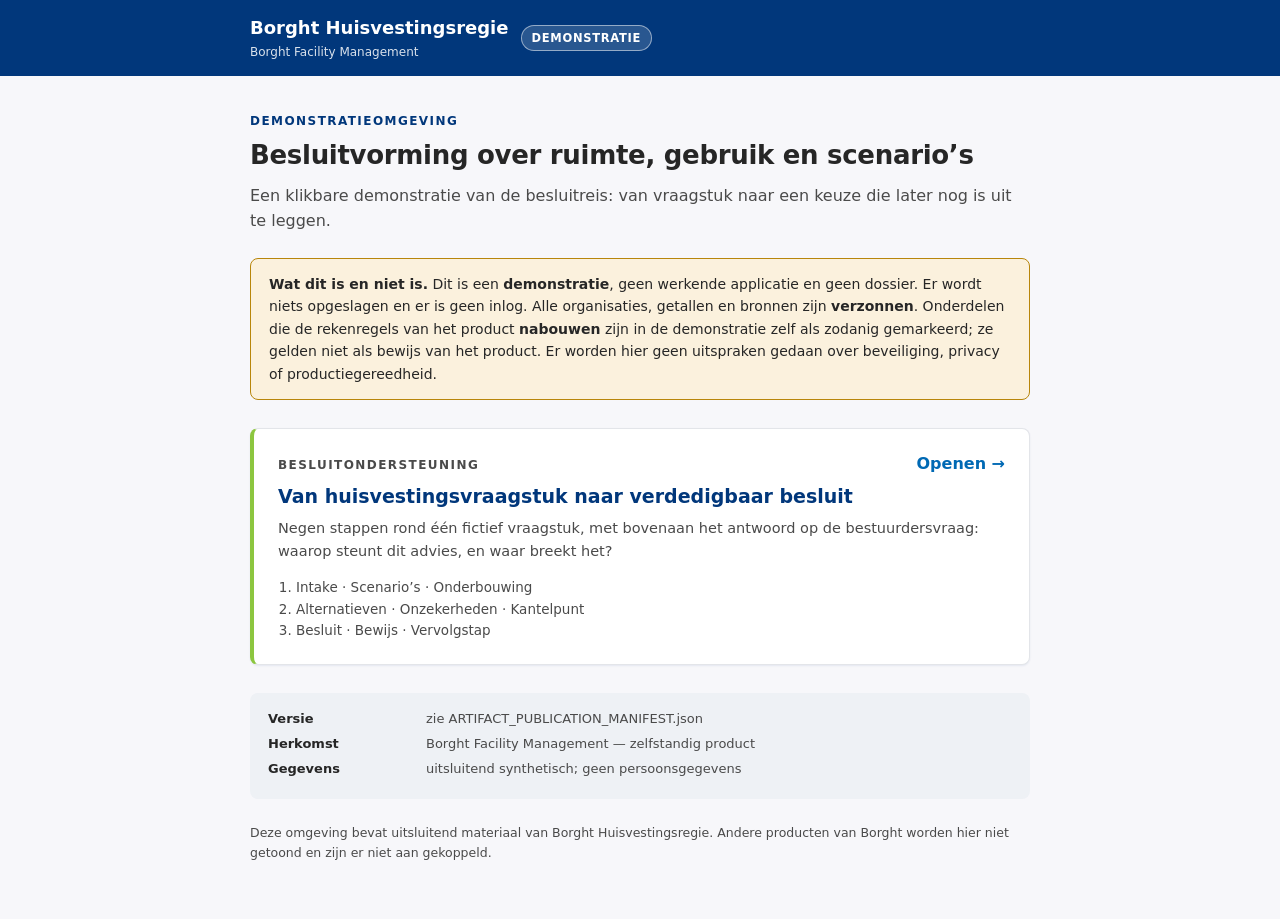
<file: index.html>
<!DOCTYPE html>
<html lang="nl">
<head>
<meta charset="UTF-8">
<meta name="viewport" content="width=device-width, initial-scale=1.0">
<meta name="color-scheme" content="light">
<meta name="robots" content="noindex, nofollow">
<meta name="description" content="Klikbare demonstratie van Borght Huisvestingsregie: besluitvorming over ruimte, gebruik en scenario's. Synthetische data.">
<title>Borght Huisvestingsregie — demonstratie</title>
<style>
  /* Tokens uit src/styles/borght-tokens.css van Borght Huisvestingsregie (ADR-004). */
  :root{
    --navy:#01377B; --blue:#0069B4; --green:#8CC63F; --magenta:#E5088D;
    --ink:#262626; --surface:#F7F7FA; --white:#FFFFFF;
    --g700:#4A4A4A; --g400:#9AA0A6; --g200:#E3E5E9; --grey-bg:#EEF1F5;
    --warning:#B8860B; --warning-bg:#FBF1DD;
    --font:Calibri,"Segoe UI",system-ui,-apple-system,Arial,sans-serif;
    --track-caps:.12em; --radius-md:8px; --radius-pill:999px;
    --shadow-1:0 1px 2px rgba(1,55,123,.08); --shadow-2:0 4px 12px rgba(1,55,123,.10);
  }
  *{box-sizing:border-box;}
  html{color-scheme:light;}
  body{margin:0;font-family:var(--font);font-size:16px;line-height:1.6;color:var(--ink);background:var(--surface);-webkit-font-smoothing:antialiased;}
  h1,h2{margin:0;text-wrap:balance;} p{margin:0;}
  .bar{background:var(--navy);color:#fff;padding:14px 0;}
  .wrap{max-width:820px;margin:0 auto;padding:0 20px;}
  .bar .wrap{display:flex;align-items:center;gap:12px;flex-wrap:wrap;}
  .merk{font-size:18px;font-weight:600;}
  .merk small{display:block;font-size:12px;font-weight:400;opacity:.85;}
  .chip{font-size:11.5px;font-weight:600;text-transform:uppercase;letter-spacing:.06em;
    border-radius:var(--radius-pill);padding:3px 10px;background:rgba(255,255,255,.16);
    border:1px solid rgba(255,255,255,.5);color:#fff;}
  main{padding:36px 0 56px;}
  .eyebrow{font-size:12px;font-weight:600;text-transform:uppercase;letter-spacing:var(--track-caps);color:var(--navy);}
  h1{font-size:26px;font-weight:600;letter-spacing:-.3px;margin:4px 0 6px;}
  .sub{color:var(--g700);margin-bottom:24px;}
  .warn{background:var(--warning-bg);border:1px solid var(--warning);border-radius:var(--radius-md);
    padding:14px 18px;font-size:14px;margin-bottom:28px;}
  .warn b{font-weight:600;}
  .kaart{display:block;text-decoration:none;color:inherit;background:var(--white);
    border:1px solid var(--g200);border-left:4px solid var(--green);border-radius:var(--radius-md);
    box-shadow:var(--shadow-1);padding:22px 24px;transition:box-shadow .15s;}
  .kaart:hover{box-shadow:var(--shadow-2);}
  .kaart:focus-visible{outline:2px solid var(--blue);outline-offset:3px;}
  .kaart .lbl{font-size:12px;font-weight:600;text-transform:uppercase;letter-spacing:var(--track-caps);color:var(--g700);}
  .kaart h2{font-size:19px;font-weight:600;color:var(--navy);margin:4px 0 6px;}
  .kaart p{font-size:14.5px;color:var(--g700);}
  .kaart .pijl{float:right;color:var(--blue);font-weight:600;}
  .stappen{margin:14px 0 0;padding-left:18px;font-size:13.5px;color:var(--g700);}
  .herkomst{margin-top:28px;background:var(--grey-bg);border-radius:var(--radius-md);padding:16px 18px;font-size:13px;color:var(--g700);}
  .herkomst dt{font-weight:600;color:var(--ink);float:left;width:150px;clear:left;}
  .herkomst dd{margin:0 0 4px 158px;font-variant-numeric:tabular-nums;word-break:break-all;}
  .voet{margin-top:24px;font-size:12.5px;color:var(--g700);}
</style>
</head>
<body>

<div class="bar"><div class="wrap">
  <span class="merk">Borght Huisvestingsregie<small>Borght Facility Management</small></span>
  <span class="chip">Demonstratie</span>
</div></div>

<main><div class="wrap">
  <div class="eyebrow">Demonstratieomgeving</div>
  <h1>Besluitvorming over ruimte, gebruik en scenario&rsquo;s</h1>
  <p class="sub">
    Een klikbare demonstratie van de besluitreis: van vraagstuk naar een keuze die later
    nog is uit te leggen.
  </p>

  <div class="warn">
    <b>Wat dit is en niet is.</b> Dit is een <b>demonstratie</b>, geen werkende applicatie
    en geen dossier. Er wordt niets opgeslagen en er is geen inlog. Alle organisaties,
    getallen en bronnen zijn <b>verzonnen</b>. Onderdelen die de rekenregels van het product
    <b>nabouwen</b> zijn in de demonstratie zelf als zodanig gemarkeerd; ze gelden niet als
    bewijs van het product. Er worden hier geen uitspraken gedaan over beveiliging, privacy
    of productiegereedheid.
  </div>

  <a class="kaart" href="decision-support/">
    <span class="pijl">Openen &rarr;</span>
    <span class="lbl">Besluitondersteuning</span>
    <h2>Van huisvestingsvraagstuk naar verdedigbaar besluit</h2>
    <p>
      Negen stappen rond &eacute;&eacute;n fictief vraagstuk, met bovenaan het antwoord op de
      bestuurdersvraag: waarop steunt dit advies, en waar breekt het?
    </p>
    <ol class="stappen">
      <li>Intake &middot; Scenario&rsquo;s &middot; Onderbouwing</li>
      <li>Alternatieven &middot; Onzekerheden &middot; Kantelpunt</li>
      <li>Besluit &middot; Bewijs &middot; Vervolgstap</li>
    </ol>
  </a>

  <dl class="herkomst">
    <dt>Versie</dt><dd id="versie">zie ARTIFACT_PUBLICATION_MANIFEST.json</dd>
    <dt>Herkomst</dt><dd>Borght Facility Management &mdash; zelfstandig product</dd>
    <dt>Gegevens</dt><dd>uitsluitend synthetisch; geen persoonsgegevens</dd>
  </dl>

  <p class="voet">
    Deze omgeving bevat uitsluitend materiaal van Borght Huisvestingsregie. Andere producten
    van Borght worden hier niet getoond en zijn er niet aan gekoppeld.
  </p>
</div></main>

</body>
</html>
</file>
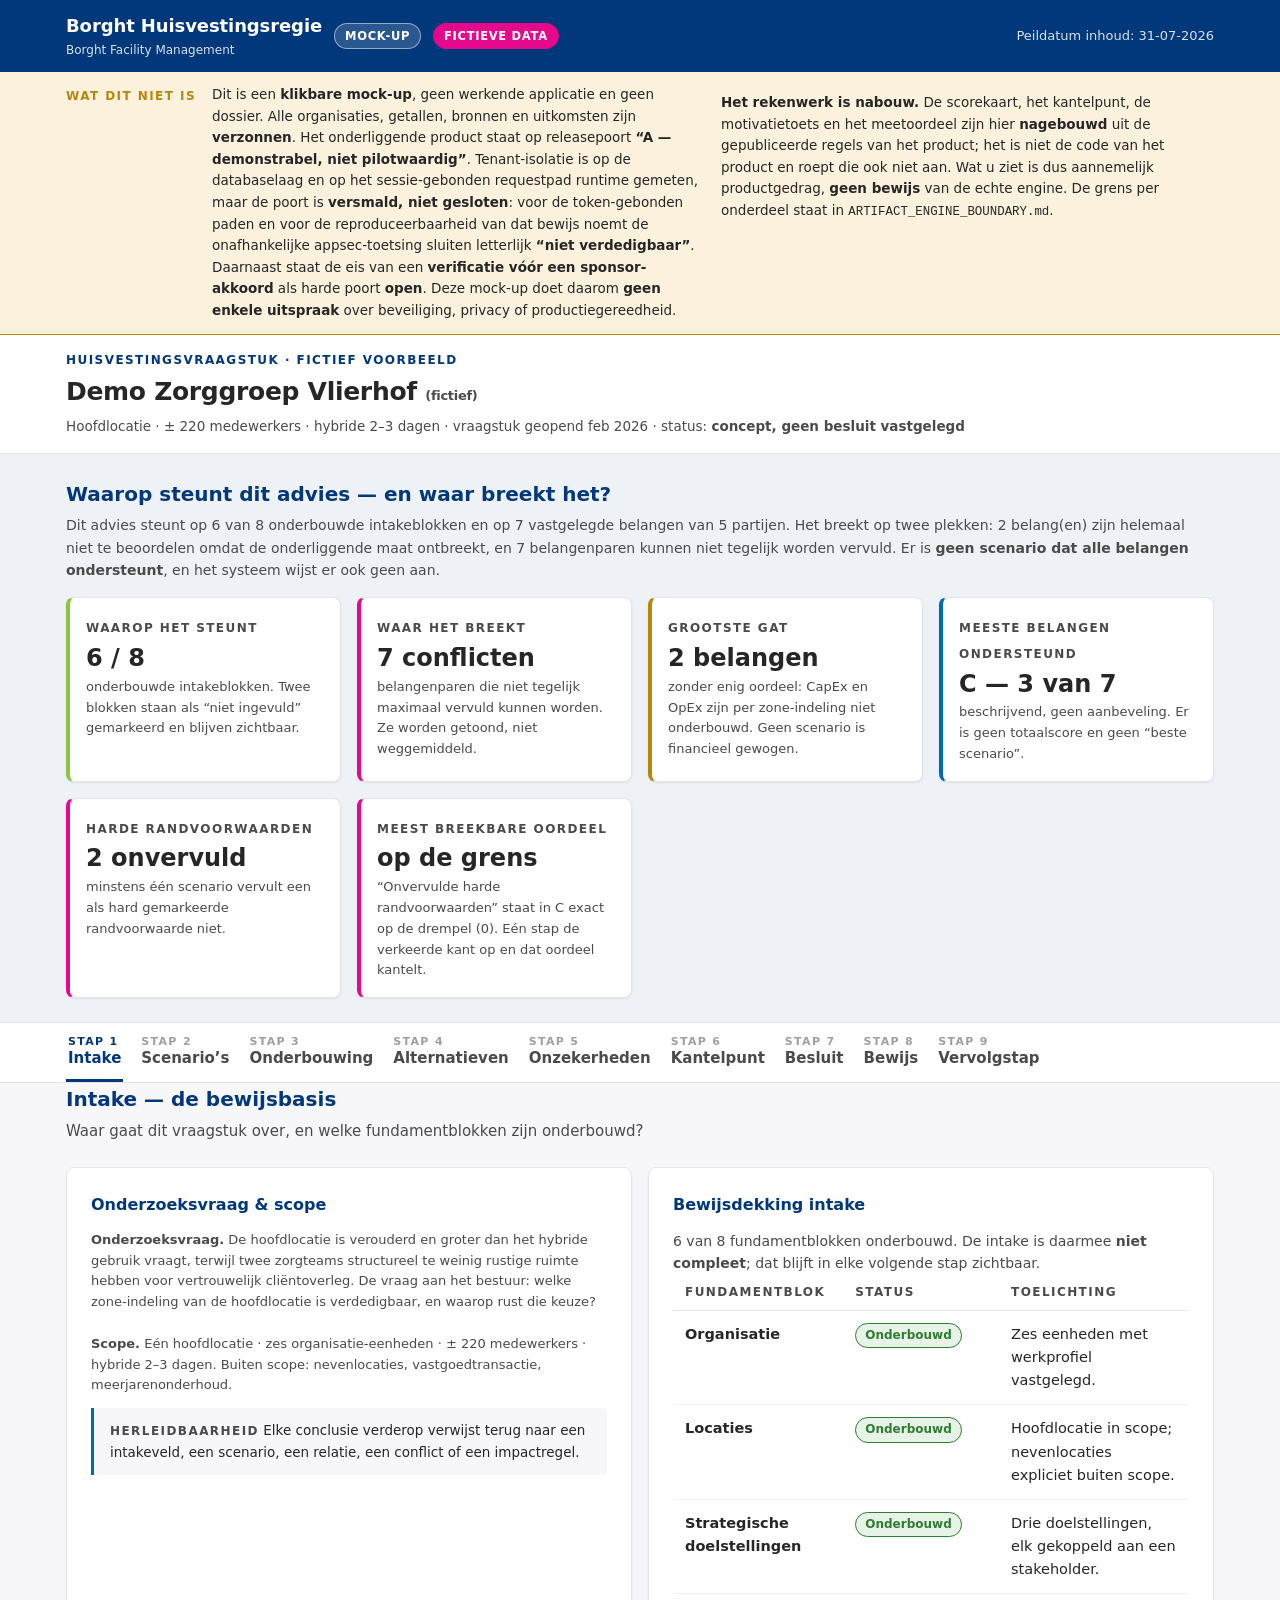
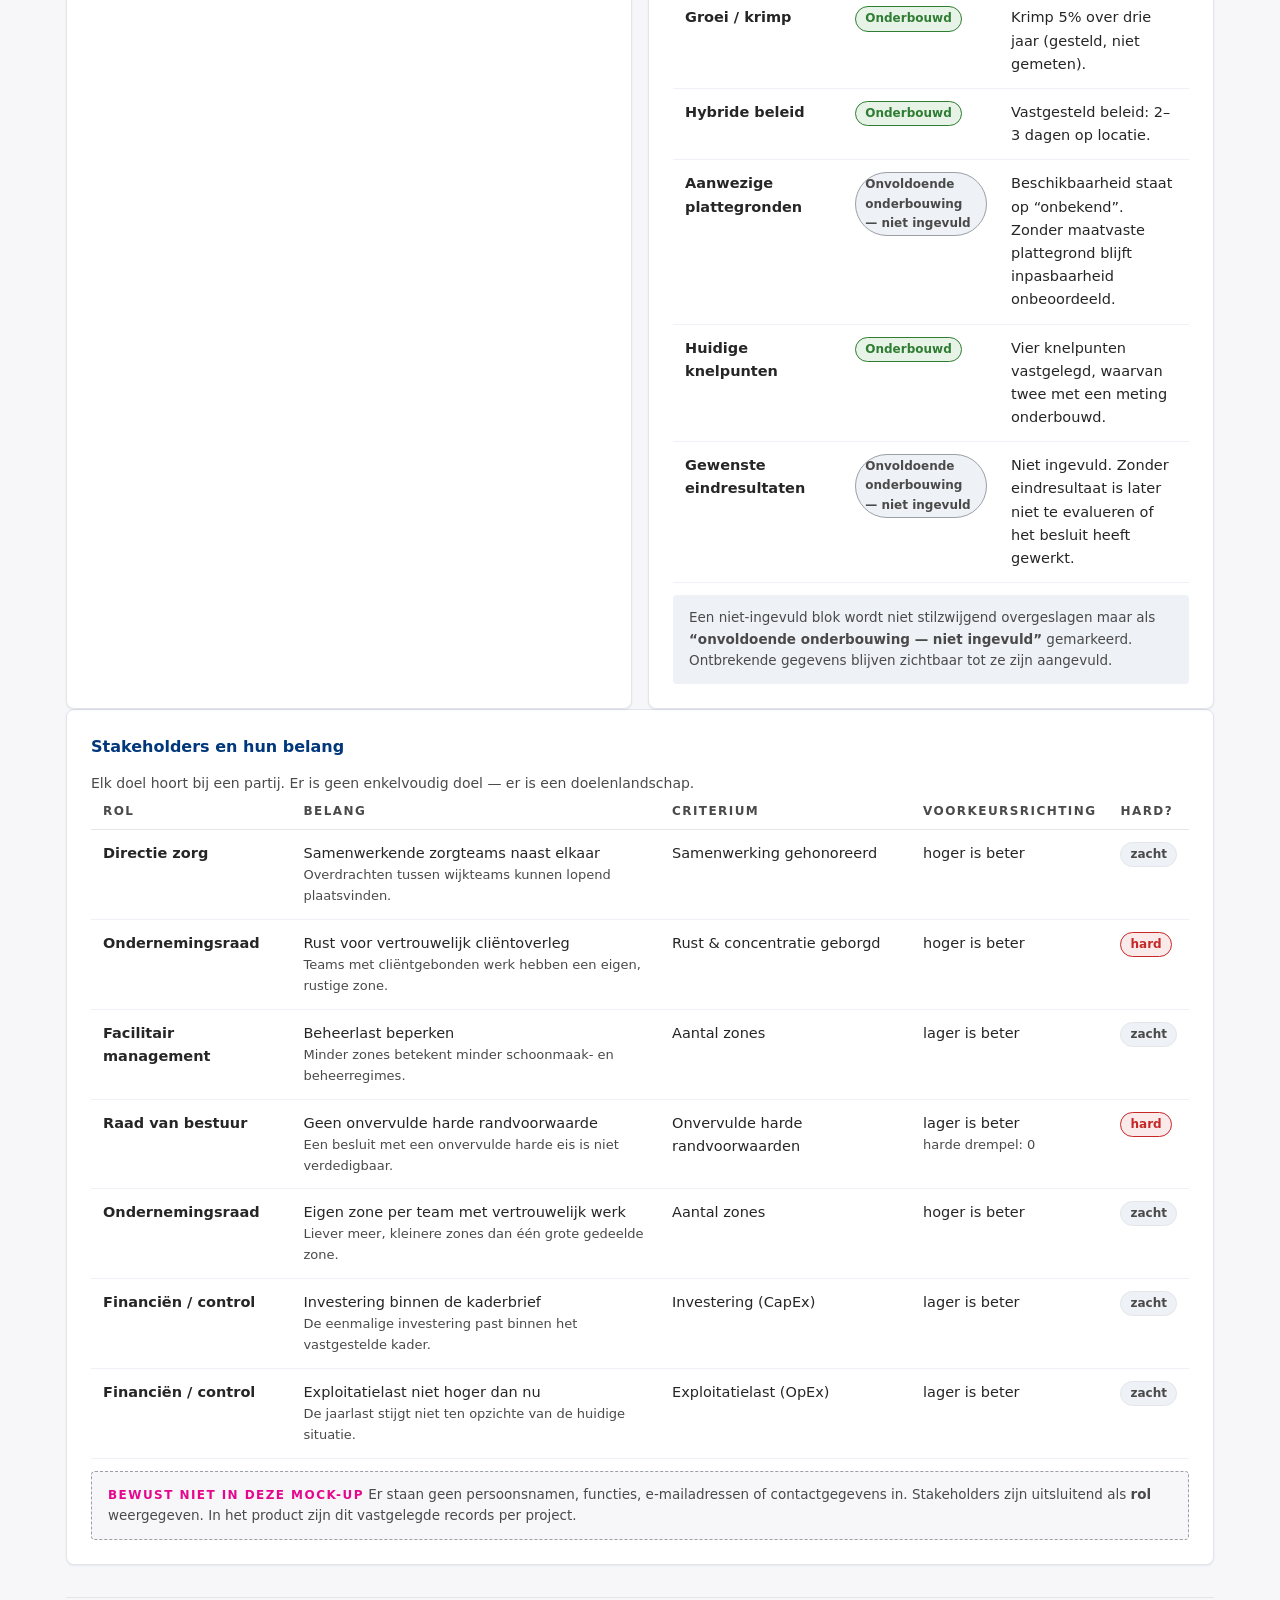
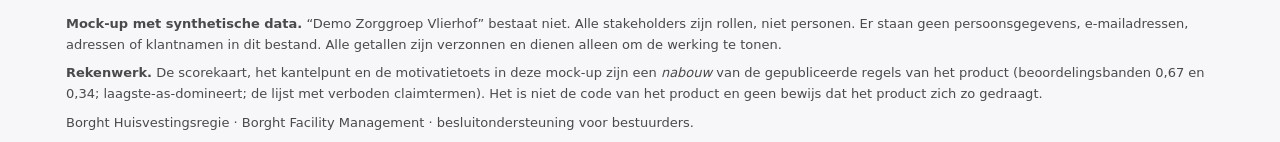
<file: decision-support/index.html>
<!DOCTYPE html>
<html lang="nl">
<head>
<meta charset="UTF-8">
<meta name="viewport" content="width=device-width, initial-scale=1.0">
<meta name="color-scheme" content="light">
<meta name="robots" content="noindex, nofollow">
<meta name="description" content="Interactieve mock-up van de besluitreis van Borght Huisvestingsregie. Synthetische demodata.">
<title>Borght Huisvestingsregie — Besluitondersteuning (mock-up)</title>
<link rel="stylesheet" href="style.css">
</head>
<body>

<header class="topbar"><div class="wrap">
  <span class="brand">Borght Huisvestingsregie<small>Borght Facility Management</small></span>
  <span class="chip chip-mock">Mock-up</span>
  <span class="chip chip-fictief">Fictieve data</span>
  <span class="spacer"></span>
  <span class="fijn" style="color:rgba(255,255,255,.85)">Peildatum inhoud: 31-07-2026</span>
</div></header>

<div class="claimbar"><div class="wrap">
  <span class="kop">Wat dit niet is</span>
  <p>
    Dit is een <b>klikbare mock-up</b>, geen werkende applicatie en geen dossier. Alle organisaties,
    getallen, bronnen en uitkomsten zijn <b>verzonnen</b>. Het onderliggende product staat op releasepoort
    <b>“A — demonstrabel, niet pilotwaardig”</b>. Tenant-isolatie is op de databaselaag en op het
    sessie-gebonden requestpad runtime gemeten, maar de poort is <b>versmald, niet gesloten</b>: voor de
    token-gebonden paden en voor de reproduceerbaarheid van dat bewijs noemt de onafhankelijke
    appsec-toetsing sluiten letterlijk <b>“niet verdedigbaar”</b>. Daarnaast staat de eis van een
    <b>verificatie vóór een sponsor-akkoord</b> als harde poort <b>open</b>. Deze mock-up doet daarom
    <b>geen enkele uitspraak</b> over beveiliging, privacy of productiegereedheid.
  </p>
  <p style="margin-top:8px">
    <b>Het rekenwerk is nabouw.</b> De scorekaart, het kantelpunt, de motivatietoets en het
    meetoordeel zijn hier <b>nagebouwd</b> uit de gepubliceerde regels van het product; het is niet
    de code van het product en roept die ook niet aan. Wat u ziet is dus aannemelijk productgedrag,
    <b>geen bewijs</b> van de echte engine. De grens per onderdeel staat in
    <code>ARTIFACT_ENGINE_BOUNDARY.md</code>.
  </p>
</div></div>

<div class="context"><div class="wrap">
  <div>
    <div class="eyebrow">Huisvestingsvraagstuk · fictief voorbeeld</div>
    <h1>Demo Zorggroep Vlierhof <span class="fijn">(fictief)</span></h1>
    <div class="meta">
      Hoofdlocatie · ± 220 medewerkers · hybride 2–3 dagen · vraagstuk geopend feb 2026 ·
      status: <b>concept, geen besluit vastgelegd</b>
    </div>
  </div>
</div></div>

<!-- ====================== DE 1-MINUUTLAAG ====================== -->
<section class="kern"><div class="wrap">
  <h2>Waarop steunt dit advies — en waar breekt het?</h2>
  <p class="onderkop" id="kern-antwoord"></p>
  <div class="tiles" id="kern-tiles"></div>
</div></section>

<nav class="tabs" role="tablist" aria-label="Stappen in de besluitreis"><div class="wrap">
  <button class="tab" role="tab" aria-selected="true"  data-stap="s1"><span class="stapnr">Stap 1</span><span class="naam">Intake</span></button>
  <button class="tab" role="tab" aria-selected="false" data-stap="s2"><span class="stapnr">Stap 2</span><span class="naam">Scenario’s</span></button>
  <button class="tab" role="tab" aria-selected="false" data-stap="s3"><span class="stapnr">Stap 3</span><span class="naam">Onderbouwing</span></button>
  <button class="tab" role="tab" aria-selected="false" data-stap="s4"><span class="stapnr">Stap 4</span><span class="naam">Alternatieven</span></button>
  <button class="tab" role="tab" aria-selected="false" data-stap="s5"><span class="stapnr">Stap 5</span><span class="naam">Onzekerheden</span></button>
  <button class="tab" role="tab" aria-selected="false" data-stap="s6"><span class="stapnr">Stap 6</span><span class="naam">Kantelpunt</span></button>
  <button class="tab" role="tab" aria-selected="false" data-stap="s7"><span class="stapnr">Stap 7</span><span class="naam">Besluit</span></button>
  <button class="tab" role="tab" aria-selected="false" data-stap="s8"><span class="stapnr">Stap 8</span><span class="naam">Bewijs</span></button>
  <button class="tab" role="tab" aria-selected="false" data-stap="s9"><span class="stapnr">Stap 9</span><span class="naam">Vervolgstap</span></button>
</div></nav>

<main class="wrap">

<!-- ---------- STAP 1 · INTAKE ---------- -->
<section class="stap actief" id="s1" role="tabpanel" aria-label="Stap 1 — Intake">
  <h2>Intake — de bewijsbasis</h2>
  <p class="vraag">Waar gaat dit vraagstuk over, en welke fundamentblokken zijn onderbouwd?</p>

  <div class="grid2">
    <div class="card">
      <h3>Onderzoeksvraag &amp; scope</h3>
      <p class="fijn" id="intake-vraag"></p>
      <div class="bron">
        <span class="lbl">Herleidbaarheid</span>
        Elke conclusie verderop verwijst terug naar een intakeveld, een scenario, een relatie,
        een conflict of een impactregel.
      </div>
    </div>
    <div class="card">
      <h3>Bewijsdekking intake</h3>
      <p class="hint" id="intake-dekking"></p>
      <div id="intake-blokken"></div>
      <div class="uitleg">
        Een niet-ingevuld blok wordt niet stilzwijgend overgeslagen maar als
        <b>“onvoldoende onderbouwing — niet ingevuld”</b> gemarkeerd. Ontbrekende gegevens blijven
        zichtbaar tot ze zijn aangevuld.
      </div>
    </div>
  </div>

  <div class="card">
    <h3>Stakeholders en hun belang</h3>
    <p class="hint">Elk doel hoort bij een partij. Er is geen enkelvoudig doel — er is een doelenlandschap.</p>
    <div class="tabelwrap"><table id="stakeholders"></table></div>
    <div class="nietgebouwd">
      <span class="lbl">Bewust niet in deze mock-up</span>
      Er staan geen persoonsnamen, functies, e-mailadressen of contactgegevens in. Stakeholders zijn
      uitsluitend als <b>rol</b> weergegeven. In het product zijn dit vastgelegde records per project.
    </div>
  </div>
</section>

<!-- ---------- STAP 2 · SCENARIO'S ---------- -->
<section class="stap" id="s2" role="tabpanel" aria-label="Stap 2 — Scenario's">
  <h2>Scenario’s — wat is berekenbaar, en wat niet?</h2>
  <p class="vraag">Drie handelingsopties, naast elkaar op vergelijkbare onderdelen.</p>

  <div class="card">
    <h3>Vergelijking per onderdeel</h3>
    <p class="hint">
      Waar een onderdeel op een nog niet gevalideerde norm rust, staat er géén getal maar de reden.
      Een gat wordt niet met een aanname gevuld.
    </p>
    <div class="tabelwrap"><table id="scenariotabel"></table></div>
    <div class="melding aandacht" id="rankbaar-melding" style="margin-top:16px"></div>
  </div>

  <div class="grid2">
    <div class="card">
      <h3>Wat het systeem hier wél mag</h3>
      <ul class="fijn" id="mag-wel"></ul>
    </div>
    <div class="card">
      <h3>Wat het systeem hier niet mag</h3>
      <ul class="fijn" id="mag-niet"></ul>
    </div>
  </div>
</section>

<!-- ---------- STAP 3 · ONDERBOUWING (SCOREKAART) ---------- -->
<section class="stap" id="s3" role="tabpanel" aria-label="Stap 3 — Onderbouwing">
  <h2>Bestuurlijke scorekaart — wie wordt hier beter van?</h2>
  <p class="vraag">Geen enkelvoudig eindcijfer en geen “beste scenario”.</p>

  <div class="card">
    <h3>Scenario × belang</h3>
    <p class="hint" id="sk-uitleg"></p>
    <div class="tabelwrap"><table id="scorekaart"></table></div>
    <div class="knoprij">
      <span class="badge ondersteund">Ondersteund</span>
      <span class="badge gedeeltelijk">Gedeeltelijk</span>
      <span class="badge niet">Niet</span>
      <span class="badge onbekend">Onvoldoende onderbouwd</span>
    </div>
  </div>

  <div class="card">
    <h3>Waarop berust een beoordeling?</h3>
    <p class="hint">Kies een cel-combinatie om de onderbouwing te zien. Geen verborgen berekening.</p>
    <div class="veldrij">
      <label class="veld"><span class="lbl">Belang</span><select id="sel-belang"></select></label>
      <label class="veld"><span class="lbl">Scenario</span><select id="sel-scenario"></select></label>
    </div>
    <div id="sk-bewijs"></div>
  </div>

  <div class="card">
    <h3>Ontbrekende informatie</h3>
    <div id="sk-ontbreekt"></div>
  </div>
</section>

<!-- ---------- STAP 4 · ALTERNATIEVEN & CONFLICTEN ---------- -->
<section class="stap" id="s4" role="tabpanel" aria-label="Stap 4 — Alternatieven">
  <h2>Botsende belangen en afgevallen alternatieven</h2>
  <p class="vraag">Conflicten worden getoond, niet weggemiddeld. Dit vraagt een bestuurlijke keuze.</p>

  <div class="card">
    <h3>Botsende belangen</h3>
    <p class="hint">
      Deze belangen kunnen niet tegelijk maximaal worden vervuld. Het systeem kiest niet wie voorgaat.
    </p>
    <div id="conflicten"></div>
  </div>

  <div class="card">
    <h3>Afgevallen en niet-onderzochte alternatieven</h3>
    <p class="hint">Wat is bewust <em>niet</em> meegenomen, en waarom — zodat de keuze reconstrueerbaar blijft.</p>
    <div class="tabelwrap"><table id="afgevallen"></table></div>
  </div>
</section>

<!-- ---------- STAP 5 · ONZEKERHEDEN ---------- -->
<section class="stap" id="s5" role="tabpanel" aria-label="Stap 5 — Onzekerheden">
  <h2>Onzekerheden — welke bronnen spreken elkaar tegen?</h2>
  <p class="vraag">Meerdere werkelijkheden mogen naast elkaar bestaan. Het systeem lost ze niet op.</p>

  <div class="card">
    <h3>Bronbetrouwbaarheid per meetvariabele</h3>
    <p class="hint">
      Bij een conflict wordt géén samengevoegde waarde gemaakt. Beide waarden en hun betrouwbaarheid
      blijven zichtbaar. De betrouwbaarheid van een bron wordt bepaald door de <em>laagste</em> as —
      dekking, directheid, actualiteit of ruisarmheid.
    </p>
    <div id="metingen"></div>
  </div>

  <div class="grid2">
    <div class="card">
      <h3>Toegepaste kengetallen, met herkomst</h3>
      <p class="hint">
        Alleen een wettelijke bron mag een variant diskwalificeren. Een marktindicatie weegt mee,
        maar mag nooit een optie afvoeren.
      </p>
      <div class="tabelwrap"><table id="kengetallen"></table></div>
      <div class="nietgebouwd">
        <span class="lbl">Afwijking in deze mock-up</span>
        In het product staat bij elk kengetal de <b>naam van de bron</b> met jaar en bandbreedte.
        Hier is de bronnaam vervangen door het <b>brontype</b>, om geen externe partijnamen op te nemen.
        De werking — herkomst zichtbaar, en alleen wet als harde poort — is ongewijzigd.
      </div>
    </div>
    <div class="card">
      <h3>Signalen — verdient nader onderzoek</h3>
      <p class="hint">Het systeem zegt nooit “dit is fout”, maar “dit verdient nader onderzoek”.</p>
      <div id="signalen"></div>
    </div>
  </div>
</section>

<!-- ---------- STAP 6 · KANTELPUNT ---------- -->
<section class="stap" id="s6" role="tabpanel" aria-label="Stap 6 — Kantelpunt">
  <h2>Kantelpunt — waardoor verandert de uitkomst?</h2>
  <p class="vraag">Het systeem toont de breekbaarheid van zijn eigen uitkomst.</p>

  <div class="card">
    <h3>Draai aan één aanname</h3>
    <p class="hint">
      Verander één onderbouwd uitgangspunt en zie of de scorekaart kantelt. De scorekaart hierboven
      en de tegels bovenaan rekenen mee.
    </p>
    <div class="veldrij" id="knoppen-invoer"></div>
    <div class="knoprij">
      <button class="knop ghost" id="reset">Terug naar uitgangswaarden</button>
    </div>
  </div>

  <div class="card">
    <h3>Waardoor kan dit veranderen</h3>
    <div id="kantelpunten"></div>
    <div class="uitleg">
      Elke beoordeling is een aanname onder condities — een mens beslist wanneer die wijzigen.
    </div>
  </div>
</section>

<!-- ---------- STAP 7 · BESLUIT ---------- -->
<section class="stap" id="s7" role="tabpanel" aria-label="Stap 7 — Besluit">
  <h2>Besluit — vastleggen wat een mens besluit</h2>
  <p class="vraag">Het systeem structureert en bewaakt de vastlegging. Het besluit is menselijk.</p>

  <div class="grid2">
    <div class="card">
      <h3>Bewijsstatus vóór het besluit</h3>
      <div id="bewijsstatus"></div>
    </div>
    <div class="card">
      <h3>Keuze en motivatie</h3>
      <label class="veld"><span class="lbl">Gekozen scenario</span><select id="besluit-scenario"></select></label>
      <label class="veld">
        <span class="lbl">Motivatie (wordt getoetst vóór vastlegging)</span>
        <textarea id="motivatie" placeholder="Waarom deze keuze, en op welke onderbouwing rust die?"></textarea>
      </label>
      <div class="knoprij">
        <button class="knop" id="vastleggen">Besluit vastleggen</button>
        <button class="knop ghost" id="probeer-overclaim">Probeer een overclaim</button>
        <button class="knop ghost" id="probeer-summier">Probeer een te summiere motivatie</button>
      </div>
      <div id="guard-uitslag"></div>
    </div>
  </div>

  <div class="card">
    <h3>Draagvlak — sponsor-akkoord</h3>
    <p class="hint">
      Een besluit wordt ter accordering aangeboden aan de bestuurlijke sponsor via een persoonlijke,
      tijdelijke link. De sponsor heeft geen account nodig.
    </p>
    <div id="sponsor"></div>
    <div class="nietgebouwd">
      <span class="lbl">Openstaande poort in het product — geen mock-up-detail</span>
      <ul>
        <li>Op het <b>in-app</b> akkoordpad is op 30-07-2026 een verse-verificatie-eis vóór het akkoord
          toegevoegd. Op het <b>externe linkpad dat hierboven wordt getoond</b> — sponsor zonder account —
          bestaat die eis niet; daar wacht nog een eigenaarsbesluit. De MFA-markering op het akkoord is
          in beide gevallen nog een vaste waarde in de code (bevinding BR-H2, in het register
          <b>OPEN</b>).</li>
        <li>Van de verificatiepoort is inmiddels bewezen dat hij <b>weigert</b> én dat hij
          <b>doorlaat</b>, óók in de browser: er is een reis van inschrijving tot geslaagde
          handeling vastgelegd. Die reis legde een defect bloot dat 1015 groene unittests
          niet konden tonen — de verificatie werd binnen dezelfde aanvraag weer gewist.
          <b>Wat dat bewijs niet dekt:</b> het draait alleen lokaal en met de hand, niet in een
          pijplijn, en het <b>externe tokenpad</b> — precies het pad dat hierboven wordt
          getoond — is er niet mee getoetst.</li>
        <li>Voor de token-gebonden paden (sponsorlink, klantportaal) is <b>cross-tenant-leesgedrag</b>
          als openstaande bevinding vastgelegd (AS-H1). Die paden lopen per constructie buiten de
          databasepolicies om.</li>
      </ul>
      Zolang die poorten open staan is dit onderdeel niet geschikt voor gebruik met echte gegevens.
    </div>
  </div>
</section>

<!-- ---------- STAP 8 · BEWIJS ---------- -->
<section class="stap" id="s8" role="tabpanel" aria-label="Stap 8 — Bewijs">
  <h2>Bewijs — wat is later te reconstrueren?</h2>
  <p class="vraag">En, even belangrijk: wat níet.</p>

  <div class="card">
    <h3>Vastleggingsspoor</h3>
    <p class="hint">
      Elke betekenisvolle overgang wordt vastgelegd met tijd, actor, onderdeel, reden en de
      voorgaande en nieuwe waarde. Het spoor wordt alleen aangevuld, niet herschreven.
    </p>
    <div class="tabelwrap"><table id="audit"></table></div>
  </div>

  <div class="grid2">
    <div class="card">
      <h3>Wat het besluitdossier bundelt</h3>
      <ul class="fijn" id="dossier-secties"></ul>
      <div class="bron">
        <span class="lbl">Aannames over het dossier zelf</span>
        <ul>
          <li>Het dossier is volledig afgeleid uit de vastgelegde gegevens; er is niets aan toegevoegd of geïnterpreteerd.</li>
          <li>Het is een momentopname en herberekent zodra de onderliggende gegevens wijzigen.</li>
          <li>Alleen de ingevoerde gegevens zijn beoordeeld; het ontbreken van een signaal is geen bevestiging van volledigheid.</li>
        </ul>
      </div>
    </div>
    <div class="card">
      <h3>Claimgrenzen — niet oprekken</h3>
      <div id="claimgrenzen"></div>
    </div>
  </div>
</section>

<!-- ---------- STAP 9 · VERVOLGSTAP ---------- -->
<section class="stap" id="s9" role="tabpanel" aria-label="Stap 9 — Vervolgstap">
  <h2>Vervolgstap — een besluit zonder opvolging is halve regie</h2>
  <p class="vraag">Van besluit naar uitvoering, meting en herijking.</p>

  <div class="grid2">
    <div class="card">
      <h3>Opvolging</h3>
      <div class="tabelwrap"><table id="opvolging"></table></div>
    </div>
    <div class="card">
      <h3>Monitoring</h3>
      <div id="monitoring"></div>
      <div class="uitleg">
        De aandachtsdrempel (kans × impact) is een bewuste inrichtingskeuze van het product,
        geen externe norm.
      </div>
    </div>
  </div>

  <div class="card">
    <h3>Evaluatie en herijking</h3>
    <p class="hint">
      Een gemeten resultaat kwalificeert pas iets als de meting zelf gekwalificeerd is: methode,
      periode, dekking en representativiteit horen bij het cijfer.
    </p>
    <div id="evaluatie"></div>
    <div id="herijking"></div>
    <div class="nietgebouwd">
      <span class="lbl">Claimgrens</span>
      Een meetprofiel kwalificeert de meting. Het vervangt geen onafhankelijke validatie van de
      meetketen zelf.
    </div>
  </div>
</section>

<div class="voet">
  <p>
    <b>Mock-up met synthetische data.</b> “Demo Zorggroep Vlierhof” bestaat niet. Alle stakeholders zijn
    rollen, niet personen. Er staan geen persoonsgegevens, e-mailadressen, adressen of klantnamen in dit
    bestand. Alle getallen zijn verzonnen en dienen alleen om de werking te tonen.
  </p>
  <p>
    <b>Rekenwerk.</b> De scorekaart, het kantelpunt en de motivatietoets in deze mock-up zijn een
    <em>nabouw</em> van de gepubliceerde regels van het product (beoordelingsbanden 0,67 en 0,34;
    laagste-as-domineert; de lijst met verboden claimtermen). Het is niet de code van het product en geen
    bewijs dat het product zich zo gedraagt.
  </p>
  <p>Borght Huisvestingsregie · Borght Facility Management · besluitondersteuning voor bestuurders.</p>
</div>

</main>

<div class="toast" id="toast" role="status" aria-live="polite"></div>
<script src="app.js"></script>
</body>
</html>
</file>
<file: decision-support/style.css>
/* Borght Huisvestingsregie — Besluitondersteuning (mock-up)
   ---------------------------------------------------------------------------
   HUISSTIJL-HERKOMST (niet zelf verzonnen):
   Kleur/typografie/vorm komen uit de tokens van het product zelf:
     06 - Borght Huisvestingsregie/src/styles/borght-tokens.css
   vastgesteld in ADR-004 (docs/adr/ADR-004-huisstijl-tokens.md, geaccepteerd
   2026-06-28): navy #01377B (brochure-meting, leidend boven Word-template
   #002060), groen #8CC63F, magenta #E5088D als secundair accent.
   De spacing- en typografieschaal hieronder is die van deze demonstratie zelf.

   ZELFSTANDIG PRODUCT — GEEN GEDEELDE BRANDING.
   Er wordt bewust GEEN token-, component- of documentatiebestand van een ander
   Borght-product als bron gebruikt. Huisvestingsregie deelt geen stylesheet,
   geen navigatie en geen merkdrager met een ander product. Eerder stond in deze
   repository een gedeelde tokenset met navy #002060; die waarde draagt volgens
   ADR-004 de merkidentiteit niet meer en die set is verwijderd omdat niets hem
   gebruikte. Zie ARTIFACT_ENGINE_BOUNDARY.md.

   GEEN DONKERE MODUS. Het product (src/app/globals.css) definieert alleen een
   lichte modus; er bestaan geen huisstijl-vastgestelde donkere waarden. Zelf
   donkere kleuren verzinnen zou een huisstijl-feit suggereren dat niet bestaat.

   TOEGANKELIJKHEID: --green haalt op wit geen WCAG-AA. Daarom uitsluitend voor
   vlakken, randen en accenten — nooit voor tekst. Niet extern geauditeerd.
   --------------------------------------------------------------------------- */

:root{
  /* Merk — letterlijk uit src/styles/borght-tokens.css */
  --navy:#01377B;
  --blue:#0069B4;
  --green:#8CC63F;
  --magenta:#E5088D;

  /* Neutralen */
  --ink:#262626;
  --surface:#F7F7FA;
  --white:#FFFFFF;
  --g700:#4A4A4A;
  --g400:#9AA0A6;
  --g200:#E3E5E9;
  --grey-bg:#EEF1F5;

  /* Semantisch */
  --success:#2E7D32;   --success-bg:#E8F3E8;
  --warning:#B8860B;   --warning-bg:#FBF1DD;
  --error:#C62828;     --error-bg:#FBEAEA;
  --info:#0069B4;      --info-bg:#E7F1F9;

  /* Typografie */
  --font:Calibri,"Segoe UI",system-ui,-apple-system,Arial,sans-serif;
  --track-caps:0.12em;

  /* Vorm & elevatie */
  --radius-sm:4px;
  --radius-md:8px;
  --radius-pill:999px;
  --shadow-1:0 1px 2px rgba(1,55,123,.08);
  --shadow-2:0 4px 12px rgba(1,55,123,.10);

  /* Spacing */
  --sp-1:4px; --sp-2:8px; --sp-3:12px; --sp-4:16px;
  --sp-6:24px; --sp-8:32px; --sp-12:48px;
}

*{box-sizing:border-box;}
html{color-scheme:light;}

body{
  margin:0;
  font-family:var(--font);
  font-size:16px;
  line-height:1.6;
  color:var(--ink);
  background:var(--surface);
  -webkit-font-smoothing:antialiased;
}

h1,h2,h3,h4{margin:0;text-wrap:balance;}
p{margin:0;}
a{color:var(--blue);}
button{font-family:inherit;cursor:pointer;}
.num{font-variant-numeric:tabular-nums;}
.wrap{max-width:1180px;margin:0 auto;padding:0 var(--sp-4);}

/* ---------- tekstniveaus ---------- */

.lbl{
  font-size:12px;font-weight:600;text-transform:uppercase;
  letter-spacing:var(--track-caps);color:var(--g700);
}
.hint{font-size:14px;color:var(--g700);}
.fijn{font-size:13px;color:var(--g700);}

/* ---------- topbalk ---------- */

.topbar{background:var(--navy);color:#fff;padding:var(--sp-3) 0;}
.topbar .wrap{display:flex;align-items:center;gap:var(--sp-3);flex-wrap:wrap;}
.brand{font-size:18px;font-weight:600;letter-spacing:-.1px;}
.brand small{display:block;font-size:12px;font-weight:400;opacity:.85;letter-spacing:0;}
.spacer{flex:1;}

.chip{
  font-size:11.5px;font-weight:600;text-transform:uppercase;
  letter-spacing:.06em;border-radius:var(--radius-pill);
  padding:3px 10px;white-space:nowrap;
}
.chip-mock{background:rgba(255,255,255,.16);border:1px solid rgba(255,255,255,.5);color:#fff;}
.chip-fictief{background:var(--magenta);border:1px solid var(--magenta);color:#fff;}

/* ---------- claimbalk (permanent zichtbaar) ---------- */

.claimbar{background:var(--warning-bg);border-bottom:1px solid var(--warning);padding:var(--sp-3) 0;}
/* flex-wrap + min-width:0: zonder beide duwt een lange, onbreekbare
   bestandsnaam de hele pagina breder dan het scherm op een telefoon. */
.claimbar .wrap{display:flex;gap:var(--sp-4);align-items:flex-start;flex-wrap:wrap;}
.claimbar .kop{
  font-size:12px;font-weight:600;text-transform:uppercase;
  letter-spacing:var(--track-caps);color:var(--warning);white-space:nowrap;padding-top:3px;
}
.claimbar p{font-size:13.5px;min-width:0;flex:1 1 320px;}
.claimbar b{font-weight:600;}
code{font-size:.92em;overflow-wrap:anywhere;word-break:break-word;}

/* ---------- projectcontext ---------- */

.context{background:var(--white);border-bottom:1px solid var(--g200);padding:var(--sp-4) 0;}
.context .wrap{display:flex;gap:var(--sp-6);align-items:flex-end;flex-wrap:wrap;}
.context .eyebrow{
  font-size:12px;font-weight:600;text-transform:uppercase;
  letter-spacing:var(--track-caps);color:var(--navy);
}
.context h1{font-size:25px;font-weight:600;letter-spacing:-.3px;margin-top:2px;}
.context .meta{font-size:13.5px;color:var(--g700);margin-top:var(--sp-1);}

/* ---------- kernvraag-band (de 1-minuutlaag) ---------- */

.kern{background:var(--grey-bg);border-bottom:1px solid var(--g200);padding:var(--sp-6) 0;}
.kern h2{font-size:20px;font-weight:600;color:var(--navy);}
.kern .onderkop{font-size:14px;color:var(--g700);margin-top:var(--sp-1);}

.tiles{
  display:grid;grid-template-columns:repeat(auto-fit,minmax(236px,1fr));
  gap:var(--sp-4);margin-top:var(--sp-4);
}
.tile{
  background:var(--white);border:1px solid var(--g200);border-left:4px solid var(--navy);
  border-radius:var(--radius-md);box-shadow:var(--shadow-1);padding:var(--sp-4);
}
.tile.steun{border-left-color:var(--green);}
.tile.breuk{border-left-color:var(--magenta);}
.tile.let-op{border-left-color:var(--warning);}
.tile.bewijs{border-left-color:var(--blue);}
.tile .v{font-size:24px;font-weight:600;line-height:1.2;margin:var(--sp-1) 0;}
.tile .toel{font-size:13px;color:var(--g700);}

/* ---------- reisstappen ---------- */

.tabs{background:var(--white);border-bottom:1px solid var(--g200);}
.tabs .wrap{display:flex;gap:var(--sp-4);overflow-x:auto;}
.tab{
  background:none;border:none;border-bottom:3px solid transparent;
  padding:var(--sp-3) 2px;color:var(--g700);text-align:left;
  display:flex;flex-direction:column;gap:1px;white-space:nowrap;
}
.tab .stapnr{
  font-size:11px;font-weight:600;text-transform:uppercase;
  letter-spacing:var(--track-caps);color:var(--g400);
}
.tab .naam{font-size:15px;font-weight:600;}
.tab[aria-selected="true"]{color:var(--navy);border-bottom-color:var(--navy);}
.tab[aria-selected="true"] .stapnr{color:var(--navy);}
.tab:focus-visible{outline:2px solid var(--blue);outline-offset:2px;border-radius:var(--radius-sm);}

/* ---------- panelen ---------- */

main{padding:var(--sp-8) 0 var(--sp-12);}
.stap{display:none;}
.stap.actief{display:block;}
.stap > h2{font-size:20px;font-weight:600;color:var(--navy);}
.stap > .vraag{font-size:15px;color:var(--g700);margin:var(--sp-1) 0 var(--sp-6);}

.card{
  background:var(--white);border:1px solid var(--g200);border-radius:var(--radius-md);
  box-shadow:var(--shadow-1);padding:var(--sp-6);margin-bottom:var(--sp-4);
}
.card > h3{font-size:16px;font-weight:600;color:var(--navy);margin-bottom:var(--sp-3);}

.grid2{display:grid;grid-template-columns:repeat(auto-fit,minmax(330px,1fr));gap:var(--sp-4);}
.grid2 > .card{margin-bottom:0;}

/* ---------- badges ---------- */

.badge{
  display:inline-block;font-size:12px;font-weight:600;
  padding:2px 9px;border-radius:var(--radius-pill);border:1px solid transparent;
}
.badge.ondersteund{background:var(--success-bg);border-color:var(--success);color:var(--success);}
.badge.gedeeltelijk{background:var(--warning-bg);border-color:var(--warning);color:var(--warning);}
.badge.niet{background:var(--error-bg);border-color:var(--error);color:var(--error);}
.badge.onbekend{background:var(--grey-bg);border-color:var(--g400);color:var(--g700);}
.badge.neutraal{background:var(--grey-bg);border-color:var(--g200);color:var(--g700);}
.badge.info{background:var(--info-bg);border-color:var(--info);color:var(--info);}

/* bewijslabels: feit · interpretatie · suggestie (EXPLAINABILITY.md) */
.evi{
  display:inline-block;font-size:11.5px;font-weight:600;padding:1px 8px;
  border-radius:var(--radius-sm);border:1px solid;
}
.evi.feit{background:var(--success-bg);border-color:var(--success);color:var(--success);}
.evi.interpretatie{background:var(--warning-bg);border-color:var(--warning);color:var(--warning);}
.evi.suggestie{background:var(--grey-bg);border-color:var(--g400);color:var(--g700);}

/* ---------- tabellen ---------- */

.tabelwrap{overflow-x:auto;}
table{width:100%;border-collapse:collapse;}
thead th{
  text-align:left;font-size:12px;font-weight:600;text-transform:uppercase;
  letter-spacing:var(--track-caps);color:var(--g700);
  padding:var(--sp-2) var(--sp-3);border-bottom:1px solid var(--g200);
}
tbody td{padding:var(--sp-3);border-bottom:1px solid var(--grey-bg);font-size:14.5px;vertical-align:top;}
tbody tr:hover{background:var(--surface);}
th.rij,td.rij{font-weight:600;color:var(--ink);}
td.mid{text-align:center;}

/* ---------- herleidbaarheid / bronblok ---------- */

.bron{
  background:var(--surface);border-left:3px solid var(--blue);
  border-radius:0 var(--radius-sm) var(--radius-sm) 0;
  padding:var(--sp-3) var(--sp-4);margin-top:var(--sp-3);font-size:13.5px;
}
.bron .lbl{margin-bottom:var(--sp-1);}
.bron ul{margin:var(--sp-1) 0 0;padding-left:18px;}
.bron li{margin-bottom:2px;}

.uitleg{
  background:var(--grey-bg);border-radius:var(--radius-sm);
  padding:var(--sp-3) var(--sp-4);font-size:13.5px;color:var(--g700);margin-top:var(--sp-3);
}

/* meldingen: conflict / open punt / ontbrekend */
.melding{
  border-radius:var(--radius-sm);padding:var(--sp-3) var(--sp-4);
  font-size:14px;margin-bottom:var(--sp-3);border-left:4px solid;
}
.melding:last-child{margin-bottom:0;}
.melding.hoog{background:var(--error-bg);border-color:var(--error);}
.melding.aandacht{background:var(--warning-bg);border-color:var(--warning);}
.melding.neutraal{background:var(--grey-bg);border-color:var(--g400);}
.melding .kop{font-weight:600;display:block;}

/* niet-gebouwd-markering */
.nietgebouwd{
  border:1px dashed var(--g400);background:var(--surface);
  border-radius:var(--radius-sm);padding:var(--sp-3) var(--sp-4);
  font-size:13.5px;color:var(--g700);margin-top:var(--sp-3);
}
.nietgebouwd .lbl{color:var(--magenta);margin-bottom:var(--sp-1);}
.nietgebouwd ul{margin:var(--sp-1) 0 0;padding-left:18px;}

/* ---------- interactie ---------- */

.knop{
  border:1px solid var(--blue);background:var(--blue);color:#fff;
  border-radius:var(--radius-md);padding:8px 16px;font-size:14px;font-weight:600;
}
.knop:hover{background:var(--navy);border-color:var(--navy);}
.knop.ghost{background:transparent;color:var(--navy);border-color:var(--g200);}
.knop.ghost:hover{background:var(--grey-bg);}
.knop:focus-visible{outline:2px solid var(--blue);outline-offset:2px;}
.knoprij{display:flex;gap:var(--sp-2);flex-wrap:wrap;margin-top:var(--sp-4);align-items:center;}

.veld{display:block;margin-bottom:var(--sp-3);}
.veld .lbl{display:block;margin-bottom:var(--sp-1);}
.veld input,.veld select,.veld textarea{
  width:100%;font-family:inherit;font-size:14.5px;color:var(--ink);
  background:var(--white);border:1px solid var(--g200);border-radius:var(--radius-md);
  padding:8px var(--sp-3);
}
.veld input{font-variant-numeric:tabular-nums;}
.veld input:focus,.veld select:focus,.veld textarea:focus{outline:none;border-color:var(--blue);}
.veld textarea{min-height:76px;resize:vertical;}
.veldrij{display:grid;grid-template-columns:repeat(auto-fit,minmax(170px,1fr));gap:var(--sp-3);}

.keuzes{display:flex;gap:var(--sp-2);flex-wrap:wrap;}
.keuze{
  background:var(--white);border:1px solid var(--g200);border-radius:var(--radius-md);
  padding:8px var(--sp-4);font-size:14px;font-weight:600;color:var(--g700);
}
.keuze[aria-pressed="true"]{border-color:var(--navy);color:var(--navy);box-shadow:inset 0 0 0 1px var(--navy);}
.keuze:focus-visible{outline:2px solid var(--blue);outline-offset:2px;}

/* ---------- toast ---------- */

.toast{
  position:fixed;left:50%;bottom:24px;transform:translateX(-50%) translateY(12px);
  background:var(--navy);color:#fff;font-size:14px;
  padding:10px var(--sp-4);border-radius:var(--radius-md);box-shadow:var(--shadow-2);
  opacity:0;pointer-events:none;transition:opacity .15s,transform .15s;max-width:90vw;z-index:20;
}
.toast.zicht{opacity:1;transform:translateX(-50%) translateY(0);}

/* ---------- voet ---------- */

.voet{
  margin-top:var(--sp-8);padding-top:var(--sp-4);
  border-top:1px solid var(--g200);font-size:13px;color:var(--g700);
}
.voet p{margin-bottom:var(--sp-2);}

@media (prefers-reduced-motion:reduce){*{transition:none!important;animation:none!important;}}
@media print{.tabs,.toast,.knoprij{display:none!important;}.stap{display:block!important;}}
</file>
